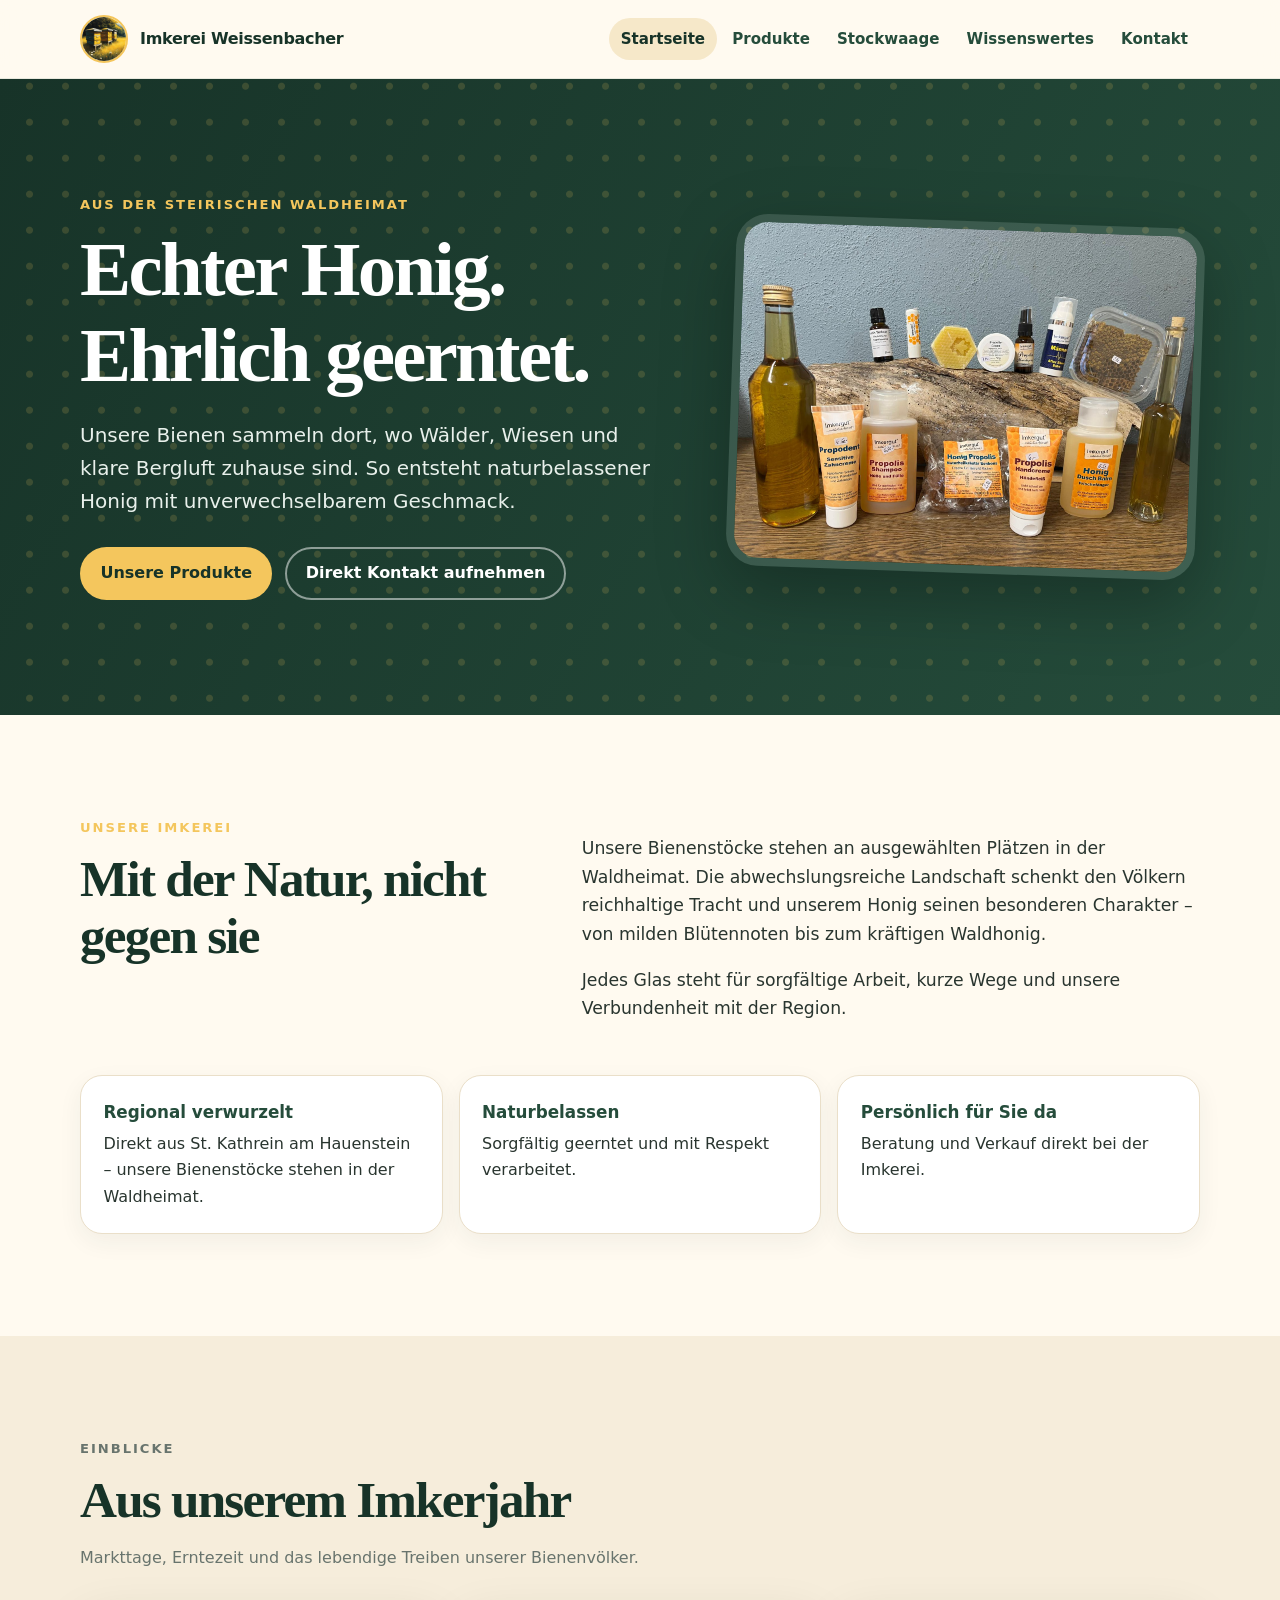
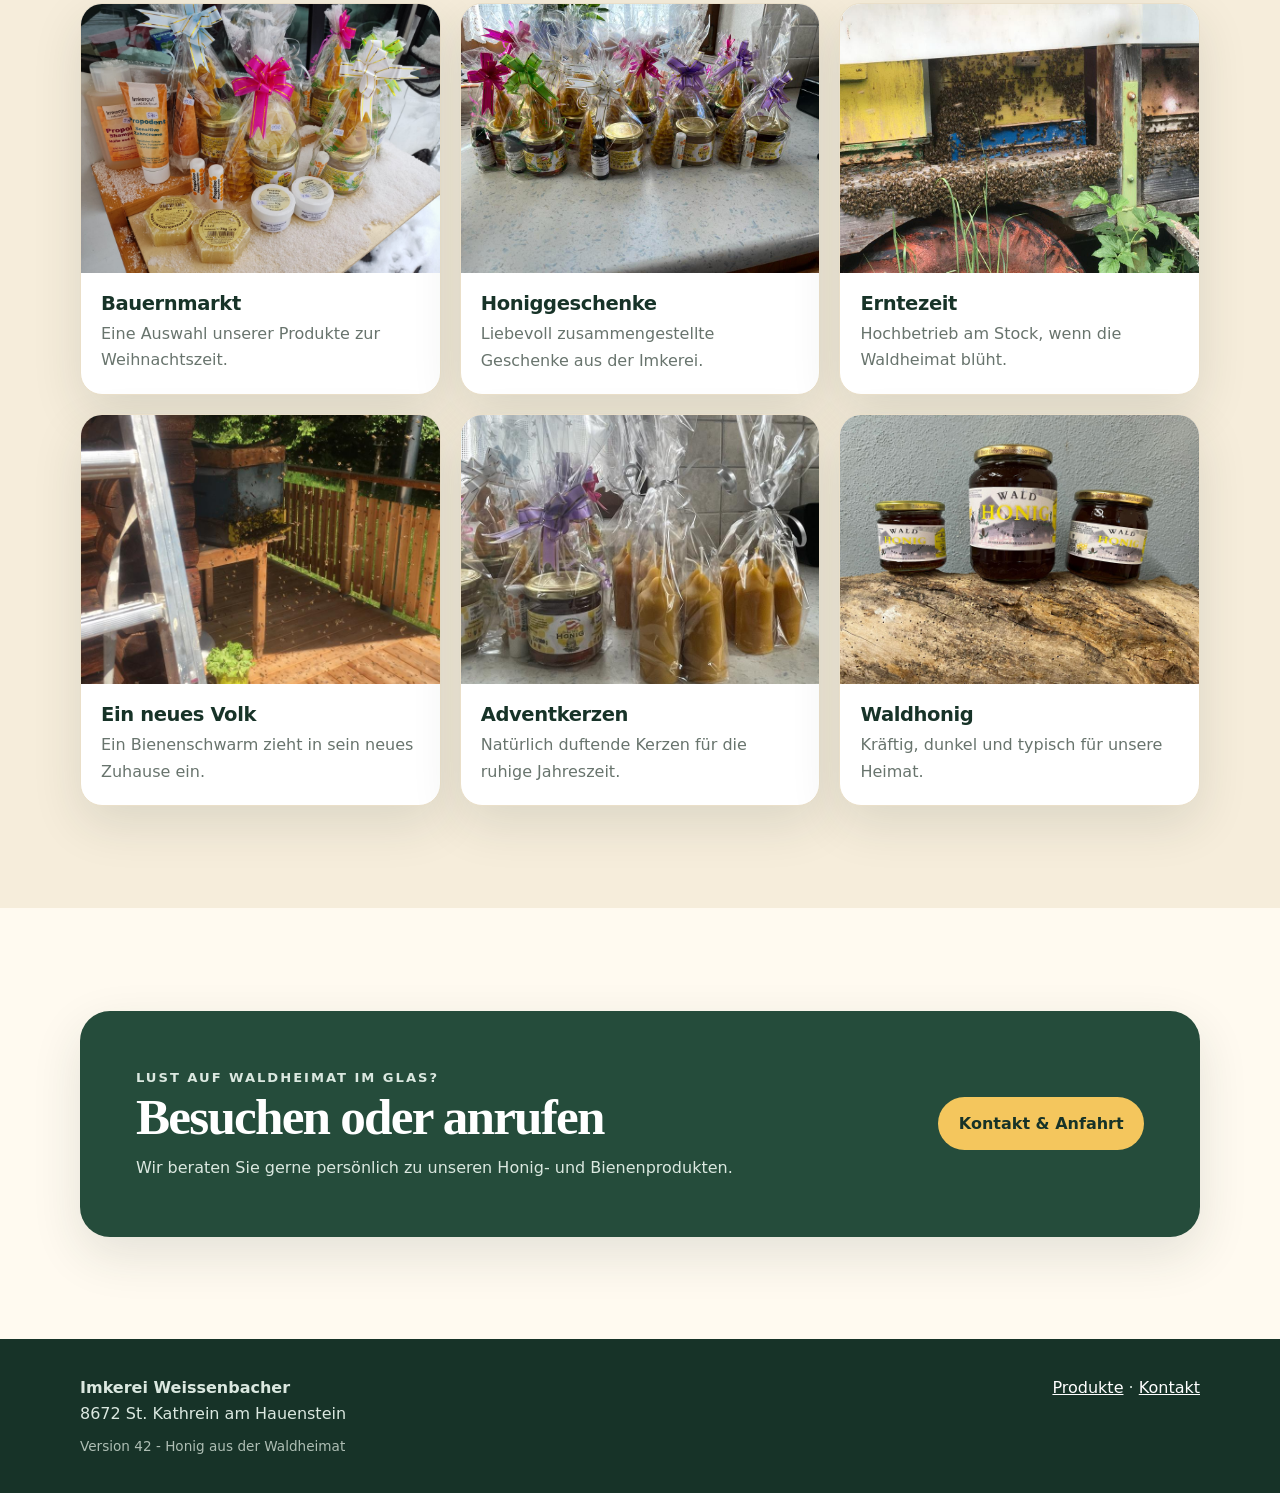
<file: index.html>
<!doctype html>
<html lang="de">
<head>
  <meta charset="utf-8">
  <meta name="viewport" content="width=device-width, initial-scale=1">
  <meta name="description" content="Naturbelassener Honig und Bienenprodukte aus der steirischen Waldheimat &ndash; mit Sorgfalt geerntet von der Imkerei Weissenbacher.">
  <meta name="theme-color" content="#254c3b">
  <title>Imkerei Weissenbacher | Honig aus der Waldheimat</title>
  <link rel="icon" href="favicon-16x16.png" type="image/png">
  <link rel="apple-touch-icon" sizes="180x180" href="apple-touch-icon.png">
  <link rel="stylesheet" href="styles.css">
  <script async src="https://www.googletagmanager.com/gtag/js?id=G-1909GHGGX8"></script>
  <script>window.dataLayer=window.dataLayer||[];function gtag(){dataLayer.push(arguments)}gtag('js',new Date());gtag('config','G-1909GHGGX8');</script>
</head>
<body>
  <a class="skip-link" href="#inhalt">Zum Inhalt springen</a>
  <header class="site-header">
    <nav class="container nav" aria-label="Hauptnavigation">
      <a class="brand" href="index.html">
        <img src="three-beehives-in-european-style-dahinter-eine-schne-nadelwaldlandschaft-comiclookmit-viel-schwa.png" alt="">
        <span>Imkerei Weissenbacher</span>
      </a>
      <button class="nav-toggle" type="button" aria-expanded="false" aria-controls="nav-links"><span class="sr-only">Men&uuml; &ouml;ffnen</span><span class="hamburger-bars" aria-hidden="true"><i></i><i></i><i></i></span></button>
      <ul class="nav-links" id="nav-links">
        <li><a href="index.html" aria-current="page">Startseite</a></li>
        <li><a href="produkte.html">Produkte</a></li>
        <li><a href="stockwaage.html">Stockwaage</a></li>
        <li><a href="info.html">Wissenswertes</a></li>
        <li><a href="kontakt.html">Kontakt</a></li>
      </ul>
    </nav>
  </header>

  <main id="inhalt">
    <section class="hero">
      <div class="container hero-grid">
        <div>
          <p class="eyebrow">Aus der steirischen Waldheimat</p>
          <h1>Echter Honig. Ehrlich geerntet.</h1>
          <p class="hero-copy">Unsere Bienen sammeln dort, wo W&auml;lder, Wiesen und klare Bergluft zuhause sind. So entsteht naturbelassener Honig mit unverwechselbarem Geschmack.</p>
          <div class="actions">
            <a class="button" href="produkte.html">Unsere Produkte</a>
            <a class="button secondary" href="kontakt.html">Direkt Kontakt aufnehmen</a>
          </div>
        </div>
        <img class="hero-image" src="UebersichtProdukte.jpeg" alt="Auswahl an Honig und Bienenprodukten der Imkerei Weissenbacher">
      </div>
    </section>

    <section class="section">
      <div class="container">
        <div class="intro">
          <div>
            <p class="eyebrow">Unsere Imkerei</p>
            <h2>Mit der Natur, nicht gegen sie</h2>
          </div>
          <div class="intro-copy">
            <p>Unsere Bienenst&ouml;cke stehen an ausgew&auml;hlten Pl&auml;tzen in der Waldheimat. Die abwechslungsreiche Landschaft schenkt den V&ouml;lkern reichhaltige Tracht und unserem Honig seinen besonderen Charakter &ndash; von milden Bl&uuml;tennoten bis zum kr&auml;ftigen Waldhonig.</p>
            <p>Jedes Glas steht f&uuml;r sorgf&auml;ltige Arbeit, kurze Wege und unsere Verbundenheit mit der Region.</p>
          </div>
        </div>
        <div class="features" aria-label="Was unseren Honig auszeichnet">
          <div class="feature"><strong>Regional verwurzelt</strong>Direkt aus St. Kathrein am Hauenstein &ndash; unsere Bienenst&ouml;cke stehen in der Waldheimat.</div>
          <div class="feature"><strong>Naturbelassen</strong>Sorgf&auml;ltig geerntet und mit Respekt verarbeitet.</div>
          <div class="feature"><strong>Pers&ouml;nlich f&uuml;r Sie da</strong>Beratung und Verkauf direkt bei der Imkerei.</div>
        </div>
      </div>
    </section>

    <section class="section alt" aria-labelledby="einblicke">
      <div class="container">
        <div class="section-heading">
          <p class="eyebrow">Einblicke</p>
          <h2 id="einblicke">Aus unserem Imkerjahr</h2>
          <p>Markttage, Erntezeit und das lebendige Treiben unserer Bienenv&ouml;lker.</p>
        </div>
        <div class="gallery">
          <article class="card"><img src="Schnee1Produkte.jpeg" alt="Honigprodukte am winterlichen Bauernmarkt" loading="lazy"><div class="card-body"><h3>Bauernmarkt</h3><p>Eine Auswahl unserer Produkte zur Weihnachtszeit.</p></div></article>
          <article class="card"><img src="Kerzen.jpeg" alt="Festlich verpackte Honiggeschenke und Kerzen" loading="lazy"><div class="card-body"><h3>Honiggeschenke</h3><p>Liebevoll zusammengestellte Geschenke aus der Imkerei.</p></div></article>
          <article class="card"><img src="Erntezeit.jpeg" alt="Bienen w&auml;hrend der Honigernte" loading="lazy"><div class="card-body"><h3>Erntezeit</h3><p>Hochbetrieb am Stock, wenn die Waldheimat bl&uuml;ht.</p></div></article>
          <article class="card"><img src="Schwarm1.jpeg" alt="Bienenschwarm beim Einzug in einen Bienenstock" loading="lazy"><div class="card-body"><h3>Ein neues Volk</h3><p>Ein Bienenschwarm zieht in sein neues Zuhause ein.</p></div></article>
          <article class="card"><img src="Adventkerzen.jpeg" alt="Handgefertigte Adventkerzen aus Bienenwachs" loading="lazy"><div class="card-body"><h3>Adventkerzen</h3><p>Nat&uuml;rlich duftende Kerzen f&uuml;r die ruhige Jahreszeit.</p></div></article>
          <article class="card"><img src="Waldhonig.jpeg" alt="Glas Waldhonig der Imkerei Weissenbacher" loading="lazy"><div class="card-body"><h3>Waldhonig</h3><p>Kr&auml;ftig, dunkel und typisch f&uuml;r unsere Heimat.</p></div></article>
        </div>
      </div>
    </section>

    <section class="section">
      <div class="container cta">
        <div><p class="eyebrow">Lust auf Waldheimat im Glas?</p><h2>Besuchen oder anrufen</h2><p>Wir beraten Sie gerne pers&ouml;nlich zu unseren Honig- und Bienenprodukten.</p></div>
        <a class="button" href="kontakt.html">Kontakt &amp; Anfahrt</a>
      </div>
    </section>
  </main>

  <footer class="site-footer">
    <div class="container footer-row">
      <p><strong>Imkerei Weissenbacher</strong><br>8672 St. Kathrein am Hauenstein</p>
      <p><a href="produkte.html">Produkte</a> &middot; <a href="kontakt.html">Kontakt</a></p>
    </div>
    <div class="container"><p class="version" id="version">Honig aus der Waldheimat</p></div>
  </footer>
  <script>
    const toggle=document.querySelector('.nav-toggle'),menu=document.querySelector('.nav-links');
    toggle.addEventListener('click',()=>{const open=toggle.getAttribute('aria-expanded')==='true';toggle.setAttribute('aria-expanded',String(!open));menu.classList.toggle('is-open',!open)});
    fetch('counter.txt').then(r=>r.ok?r.text():Promise.reject()).then(v=>document.getElementById('version').textContent='Version '+v.trim()+' - Honig aus der Waldheimat').catch(()=>{});
  </script>
</body>
</html>
</file>
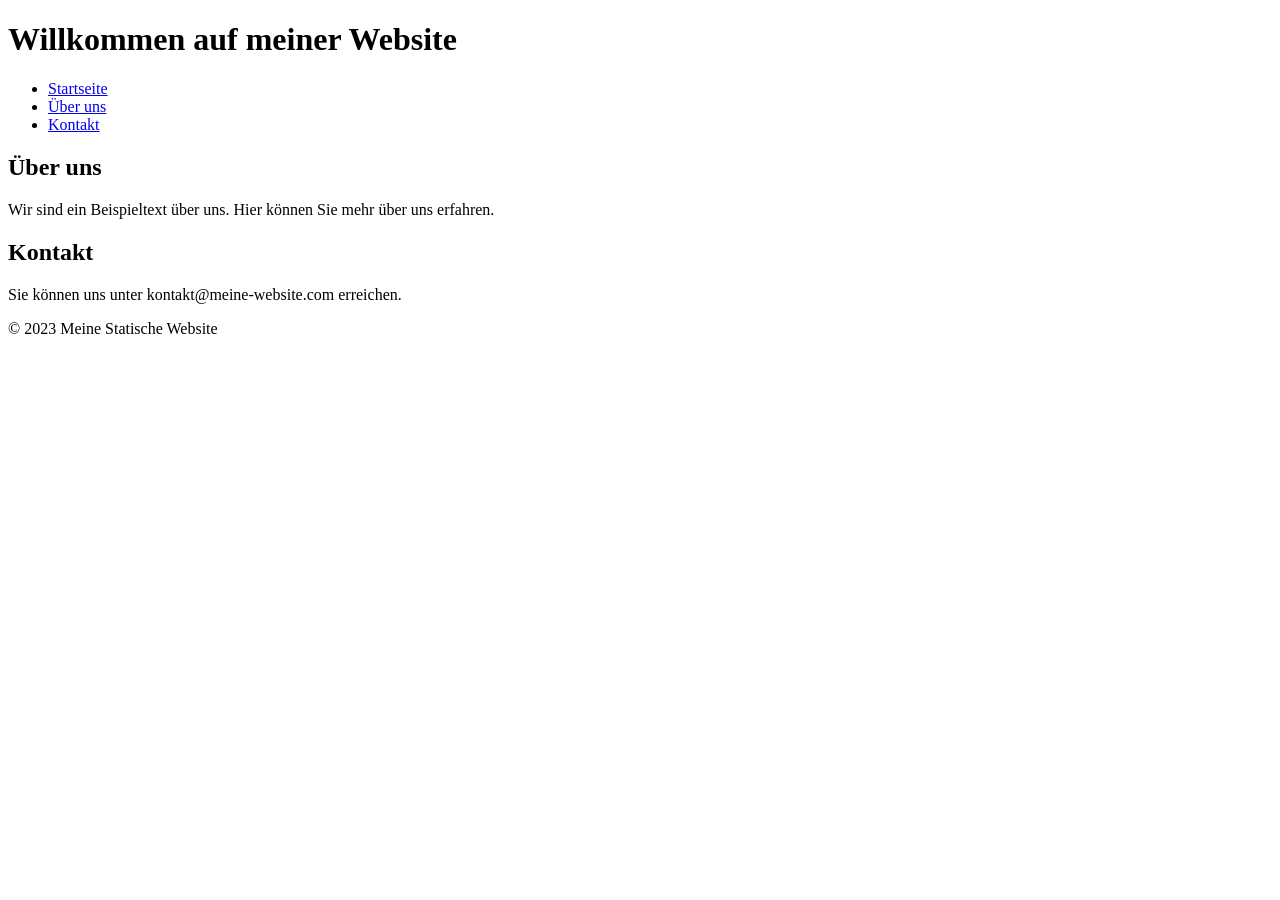
<file: honey_main.html>
<!DOCTYPE html>
<html>
<head>
    <meta charset="UTF-8">
    <title>Meine Statische Website</title>
</head>
<body>
    <header>
        <h1>Willkommen auf meiner Website</h1>
    </header>

    <nav>
        <ul>
            <li><a href="#">Startseite</a></li>
            <li><a href="#">Über uns</a></li>
            <li><a href="#">Kontakt</a></li>
        </ul>
    </nav>

    <main>
        <section>
            <h2>Über uns</h2>
            <p>Wir sind ein Beispieltext über uns. Hier können Sie mehr über uns erfahren.</p>
        </section>
        <section>
            <h2>Kontakt</h2>
            <p>Sie können uns unter kontakt@meine-website.com erreichen.</p>
        </section>
    </main>

    <footer>
        <p>&copy; 2023 Meine Statische Website</p>
    </footer>
</body>
</html>
</file>
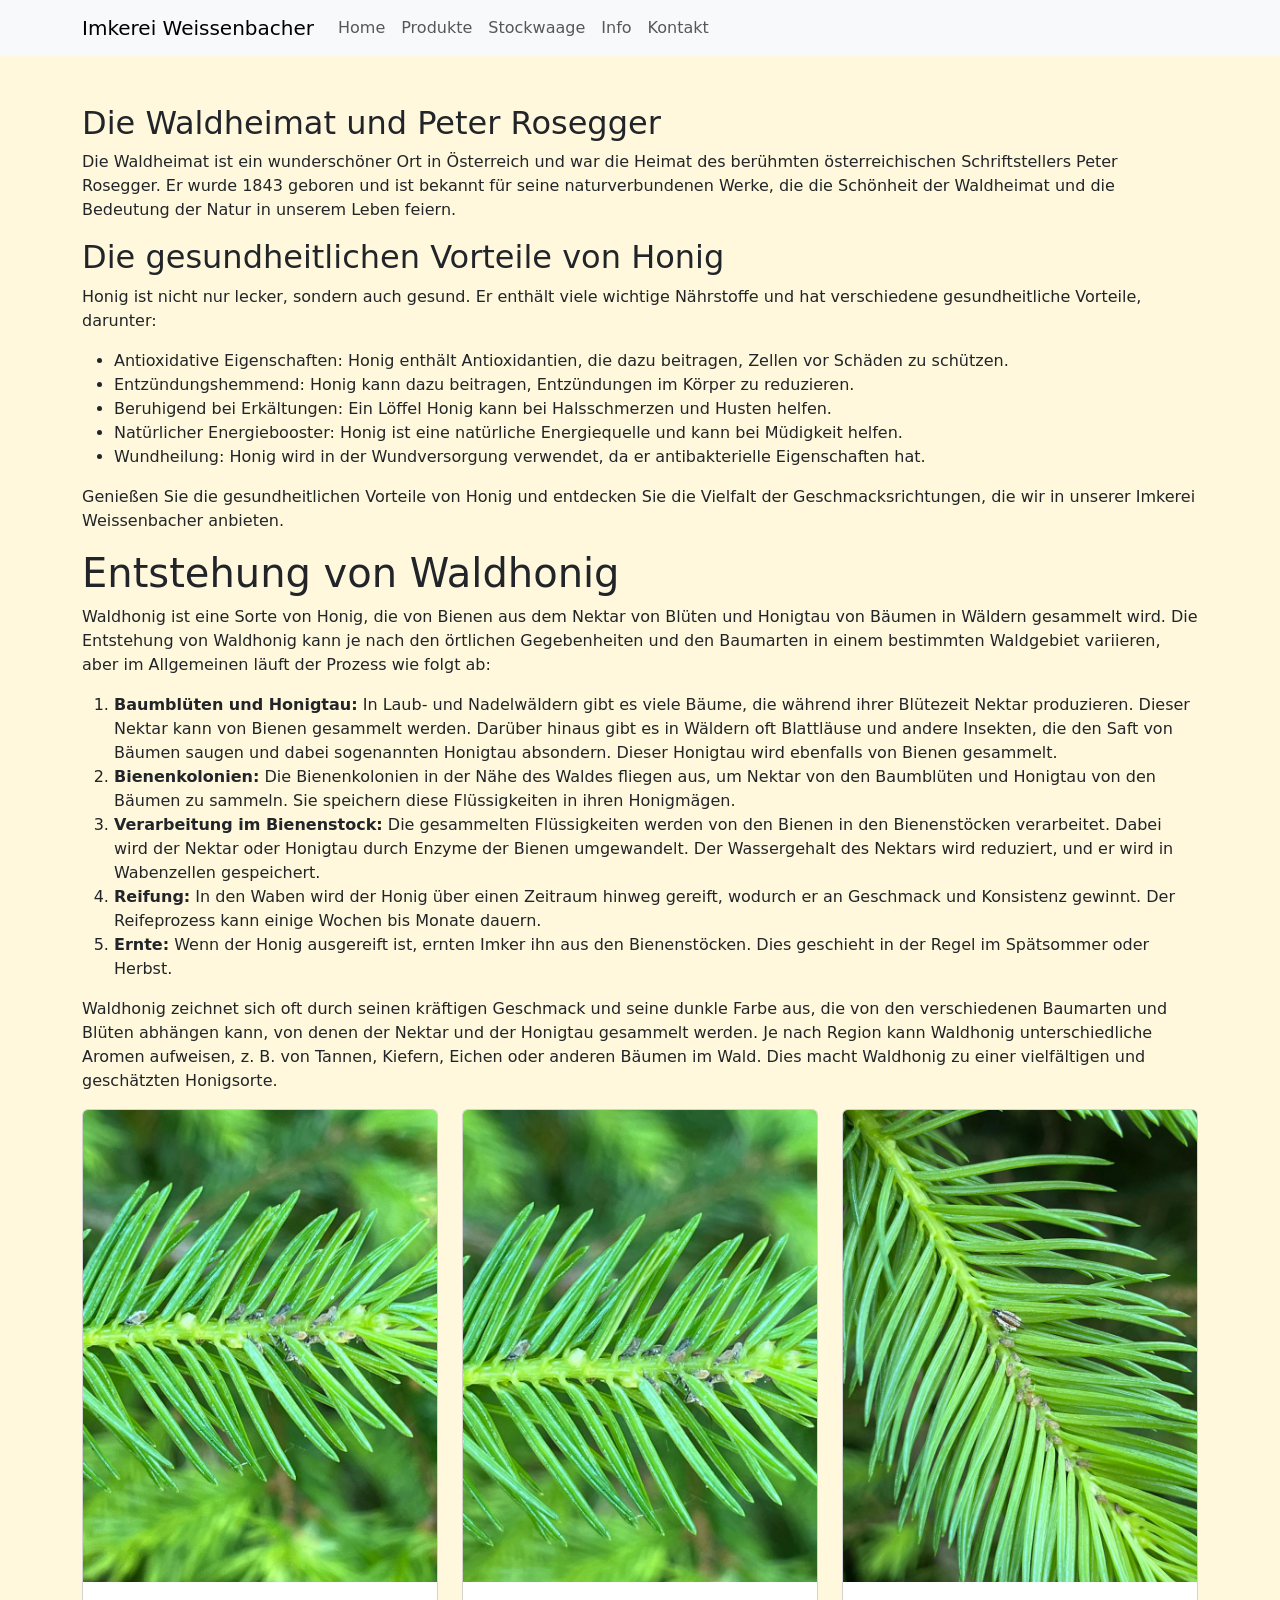
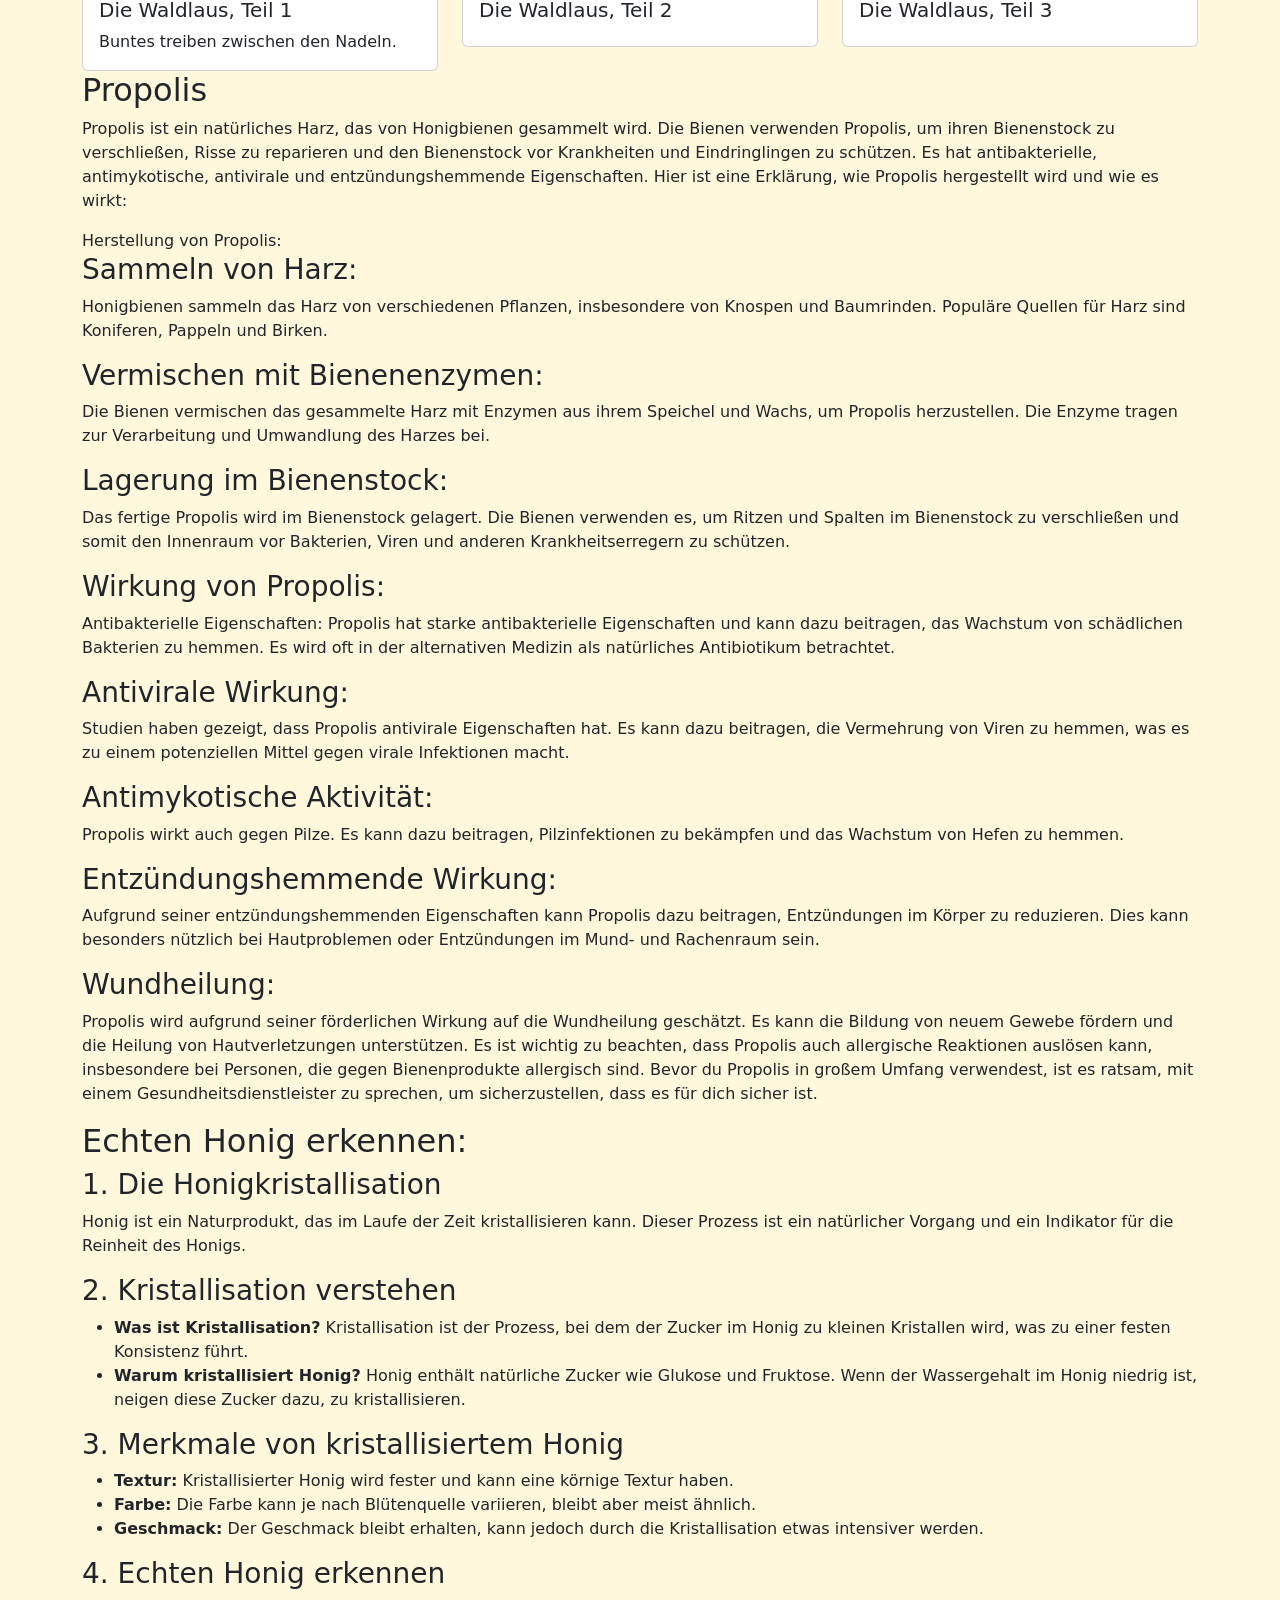
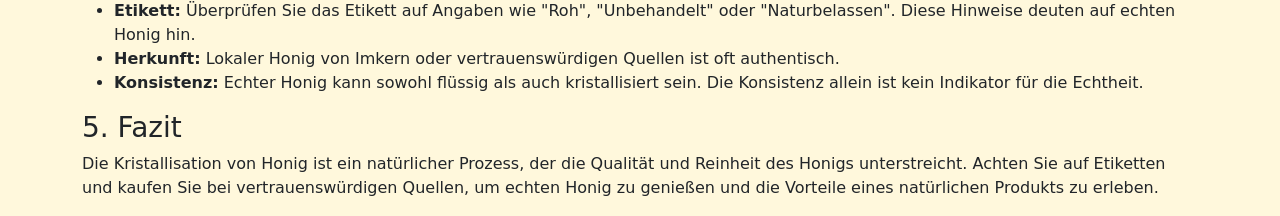
<file: info.html>
<!doctype html>
<html lang="en">
<head>
    <!-- Google tag (gtag.js) -->
    <script async src="https://www.googletagmanager.com/gtag/js?id=G-1909GHGGX8"></script>
    
    <script>
      window.dataLayer = window.dataLayer || [];
      function gtag(){dataLayer.push(arguments);}
      gtag('js', new Date());
    
      gtag('config', 'G-1909GHGGX8');
    </script>

    <meta charset="utf-8">
    <meta name="viewport" content="width=device-width, initial-scale=1">
    <title>Info - Imkerei Weissenbacher</title>
    <link href="https://cdn.jsdelivr.net/npm/bootstrap@5.3.2/dist/css/bootstrap.min.css" rel="stylesheet" integrity="sha384-T3c6CoIi6uLrA9TneNEoa7RxnatzjcDSCmG1MXxSR1GAsXEV/Dwwykc2MPK8M2HN" crossorigin="anonymous">
    <style>
        body {
            background-color: #fff8dc; /* Hellgelb */
        }
    </style>
    <link rel="icon" href="favicon-16x16.png" type="image/png">
    <link rel="shortcut icon" href="favicon-16x16.png" type="image/png">
    <link rel="apple-touch-icon" sizes="180x180" href="apple-touch-icon.png">
</head>
<body>
    <nav class="navbar navbar-expand-lg navbar-light bg-light">
        <div class="container">
            <a class="navbar-brand" href="#">Imkerei Weissenbacher</a>
            <button class="navbar-toggler" type="button" data-bs-toggle="collapse" data-bs-target="#navbarNav" aria-controls="navbarNav" aria-expanded="false" aria-label="Toggle navigation">
                <span class="navbar-toggler-icon"></span>
            </button>
            <div class="collapse navbar-collapse" id="navbarNav">
                <ul class="navbar-nav">
                    <li class="nav-item">
                        <a class="nav-link" href="index.html">Home</a>
                    </li>
                    <li class="nav-item">
                        <a class="nav-link" href="produkte.html">Produkte</a>
                    </li>
                    <li class="nav-item">
                        <a class="nav-link" href="stockwaage.html">Stockwaage</a>
                    </li>
                    <li class="nav-item active">
                        <a class="nav-link" href="info.html">Info</a>
                    </li>
                    <li class="nav-item">
                        <a class="nav-link" href="kontakt.html">Kontakt</a>
                    </li>
                </ul>
            </div>
        </div>
    </nav>
    
    <div class="container mt-5">
        <h2>Die Waldheimat und Peter Rosegger</h2>
        <p>Die Waldheimat ist ein wunderschöner Ort in Österreich und war die Heimat des berühmten österreichischen Schriftstellers Peter Rosegger. Er wurde 1843 geboren und ist bekannt für seine naturverbundenen Werke, die die Schönheit der Waldheimat und die Bedeutung der Natur in unserem Leben feiern.</p>
        

        
        <h2>Die gesundheitlichen Vorteile von Honig</h2>
        <p>Honig ist nicht nur lecker, sondern auch gesund. Er enthält viele wichtige Nährstoffe und hat verschiedene gesundheitliche Vorteile, darunter:</p>
        <ul>
            <li>Antioxidative Eigenschaften: Honig enthält Antioxidantien, die dazu beitragen, Zellen vor Schäden zu schützen.</li>
            <li>Entzündungshemmend: Honig kann dazu beitragen, Entzündungen im Körper zu reduzieren.</li>
            <li>Beruhigend bei Erkältungen: Ein Löffel Honig kann bei Halsschmerzen und Husten helfen.</li>
            <li>Natürlicher Energiebooster: Honig ist eine natürliche Energiequelle und kann bei Müdigkeit helfen.</li>
            <li>Wundheilung: Honig wird in der Wundversorgung verwendet, da er antibakterielle Eigenschaften hat.</li>
        </ul>
        <p>Genießen Sie die gesundheitlichen Vorteile von Honig und entdecken Sie die Vielfalt der Geschmacksrichtungen, die wir in unserer Imkerei Weissenbacher anbieten.</p>
    
    
        
<title>Entstehung von Waldhonig</title>


    <h1>Entstehung von Waldhonig</h1>
    <p>Waldhonig ist eine Sorte von Honig, die von Bienen aus dem Nektar von Blüten und Honigtau von Bäumen in Wäldern gesammelt wird. Die Entstehung von Waldhonig kann je nach den örtlichen Gegebenheiten und den Baumarten in einem bestimmten Waldgebiet variieren, aber im Allgemeinen läuft der Prozess wie folgt ab:</p>
    
    <ol>
        <li><strong>Baumblüten und Honigtau:</strong> In Laub- und Nadelwäldern gibt es viele Bäume, die während ihrer Blütezeit Nektar produzieren. Dieser Nektar kann von Bienen gesammelt werden. Darüber hinaus gibt es in Wäldern oft Blattläuse und andere Insekten, die den Saft von Bäumen saugen und dabei sogenannten Honigtau absondern. Dieser Honigtau wird ebenfalls von Bienen gesammelt.</li>
        <li><strong>Bienenkolonien:</strong> Die Bienenkolonien in der Nähe des Waldes fliegen aus, um Nektar von den Baumblüten und Honigtau von den Bäumen zu sammeln. Sie speichern diese Flüssigkeiten in ihren Honigmägen.</li>
        <li><strong>Verarbeitung im Bienenstock:</strong> Die gesammelten Flüssigkeiten werden von den Bienen in den Bienenstöcken verarbeitet. Dabei wird der Nektar oder Honigtau durch Enzyme der Bienen umgewandelt. Der Wassergehalt des Nektars wird reduziert, und er wird in Wabenzellen gespeichert.</li>
        <li><strong>Reifung:</strong> In den Waben wird der Honig über einen Zeitraum hinweg gereift, wodurch er an Geschmack und Konsistenz gewinnt. Der Reifeprozess kann einige Wochen bis Monate dauern.</li>
        <li><strong>Ernte:</strong> Wenn der Honig ausgereift ist, ernten Imker ihn aus den Bienenstöcken. Dies geschieht in der Regel im Spätsommer oder Herbst.</li>
    </ol>
    
    <p>Waldhonig zeichnet sich oft durch seinen kräftigen Geschmack und seine dunkle Farbe aus, die von den verschiedenen Baumarten und Blüten abhängen kann, von denen der Nektar und der Honigtau gesammelt werden. Je nach Region kann Waldhonig unterschiedliche Aromen aufweisen, z. B. von Tannen, Kiefern, Eichen oder anderen Bäumen im Wald. Dies macht Waldhonig zu einer vielfältigen und geschätzten Honigsorte.</p>


      <div class="row">
            <div class="col-md-4">
                <div class="card">
                    <img src="Laus1.jpeg" class="card-img-top" alt="Akazienhonig">
                    <div class="card-body">
                        <h5 class="card-title">Die Waldlaus, Teil 1</h5>
                        <p class="card-text">Buntes treiben zwischen den Nadeln.</p>
                    </div>
                </div>
            </div>
            <div class="col-md-4">
                <div class="card">
                    <img src="Laus2.jpeg" class="card-img-top" alt="Akazienhonig">
                    <div class="card-body">
                        <h5 class="card-title">Die Waldlaus, Teil 2</h5>
                        <p class="card-text"></p>
                    </div>
                </div>
            </div>
            <div class="col-md-4">
                <div class="card">
                    <img src="Laus3.jpeg" class="card-img-top" alt="Akazienhonig">
                    <div class="card-body">
                        <h5 class="card-title">Die Waldlaus, Teil 3</h5>
                        <p class="card-text"></p>
                    </div>
                </div>
            </div>

    </div>
        
    <h2>Propolis</h2>
        <p>Propolis ist ein natürliches Harz, das von Honigbienen gesammelt wird. Die Bienen verwenden Propolis, um ihren Bienenstock zu verschließen, Risse zu reparieren und den Bienenstock vor Krankheiten und Eindringlingen zu schützen. Es hat antibakterielle, antimykotische, antivirale und entzündungshemmende Eigenschaften. Hier ist eine Erklärung, wie Propolis hergestellt wird und wie es wirkt:</p>
        Herstellung von Propolis:
<h3>Sammeln von Harz:</h3>
<p>Honigbienen sammeln das Harz von verschiedenen Pflanzen, insbesondere von Knospen und Baumrinden. Populäre Quellen für Harz sind Koniferen, Pappeln und Birken.</p>

<h3>Vermischen mit Bienenenzymen:</h3>
<p>Die Bienen vermischen das gesammelte Harz mit Enzymen aus ihrem Speichel und Wachs, um Propolis herzustellen. Die Enzyme tragen zur Verarbeitung und Umwandlung des Harzes bei.</p>

<h3>Lagerung im Bienenstock:</h3>
<p>Das fertige Propolis wird im Bienenstock gelagert. Die Bienen verwenden es, um Ritzen und Spalten im Bienenstock zu verschließen und somit den Innenraum vor Bakterien, Viren und anderen Krankheitserregern zu schützen.</p>
    
<h3>Wirkung von Propolis:</h3>
<p>Antibakterielle Eigenschaften:
Propolis hat starke antibakterielle Eigenschaften und kann dazu beitragen, das Wachstum von schädlichen Bakterien zu hemmen. Es wird oft in der alternativen Medizin als natürliches Antibiotikum betrachtet.</p>

<h3>Antivirale Wirkung:</h3>
<p>Studien haben gezeigt, dass Propolis antivirale Eigenschaften hat. Es kann dazu beitragen, die Vermehrung von Viren zu hemmen, was es zu einem potenziellen Mittel gegen virale Infektionen macht.</p>

<h3>Antimykotische Aktivität:</h3>
<p>Propolis wirkt auch gegen Pilze. Es kann dazu beitragen, Pilzinfektionen zu bekämpfen und das Wachstum von Hefen zu hemmen.</p>

<h3>Entzündungshemmende Wirkung:</h3>
<p>Aufgrund seiner entzündungshemmenden Eigenschaften kann Propolis dazu beitragen, Entzündungen im Körper zu reduzieren. Dies kann besonders nützlich bei Hautproblemen oder Entzündungen im Mund- und Rachenraum sein.</p>

<h3>Wundheilung:</h3>
<p>Propolis wird aufgrund seiner förderlichen Wirkung auf die Wundheilung geschätzt. Es kann die Bildung von neuem Gewebe fördern und die Heilung von Hautverletzungen unterstützen.

Es ist wichtig zu beachten, dass Propolis auch allergische Reaktionen auslösen kann, insbesondere bei Personen, die gegen Bienenprodukte allergisch sind. Bevor du Propolis in großem Umfang verwendest, ist es ratsam, mit einem Gesundheitsdienstleister zu sprechen, um sicherzustellen, dass es für dich sicher ist.</p>

<h2>Echten Honig erkennen:

<h3>1. Die Honigkristallisation</h3>
<p>Honig ist ein Naturprodukt, das im Laufe der Zeit kristallisieren kann. Dieser Prozess ist ein natürlicher Vorgang und ein Indikator für die Reinheit des Honigs.</p>

<h3>2. Kristallisation verstehen</h3>
<ul>
    <li><strong>Was ist Kristallisation?</strong> Kristallisation ist der Prozess, bei dem der Zucker im Honig zu kleinen Kristallen wird, was zu einer festen Konsistenz führt.</li>
    <li><strong>Warum kristallisiert Honig?</strong> Honig enthält natürliche Zucker wie Glukose und Fruktose. Wenn der Wassergehalt im Honig niedrig ist, neigen diese Zucker dazu, zu kristallisieren.</li>
</ul>

<h3>3. Merkmale von kristallisiertem Honig</h3>
<ul>
    <li><strong>Textur:</strong> Kristallisierter Honig wird fester und kann eine körnige Textur haben.</li>
    <li><strong>Farbe:</strong> Die Farbe kann je nach Blütenquelle variieren, bleibt aber meist ähnlich.</li>
    <li><strong>Geschmack:</strong> Der Geschmack bleibt erhalten, kann jedoch durch die Kristallisation etwas intensiver werden.</li>
</ul>

<h3>4. Echten Honig erkennen</h3>
<ul>
    <li><strong>Etikett:</strong> Überprüfen Sie das Etikett auf Angaben wie "Roh", "Unbehandelt" oder "Naturbelassen". Diese Hinweise deuten auf echten Honig hin.</li>
    <li><strong>Herkunft:</strong> Lokaler Honig von Imkern oder vertrauenswürdigen Quellen ist oft authentisch.</li>
    <li><strong>Konsistenz:</strong> Echter Honig kann sowohl flüssig als auch kristallisiert sein. Die Konsistenz allein ist kein Indikator für die Echtheit.</li>
</ul>

<h3>5. Fazit</h3>
<p>Die Kristallisation von Honig ist ein natürlicher Prozess, der die Qualität und Reinheit des Honigs unterstreicht. Achten Sie auf Etiketten und kaufen Sie bei vertrauenswürdigen Quellen, um echten Honig zu genießen und die Vorteile eines natürlichen Produkts zu erleben.</p>



<script src="https://cdn.jsdelivr.net/npm/bootstrap@5.3.2/dist/js/bootstrap.bundle.min.js" integrity="sha384-C6RzsynM9kWDrMNeT87bh95OGNyZPhcTNXj1NW7RuBCsyN/o0jlpcV8Qyq46cDfL" crossorigin="anonymous"></script>

</body>
</html>
</file>
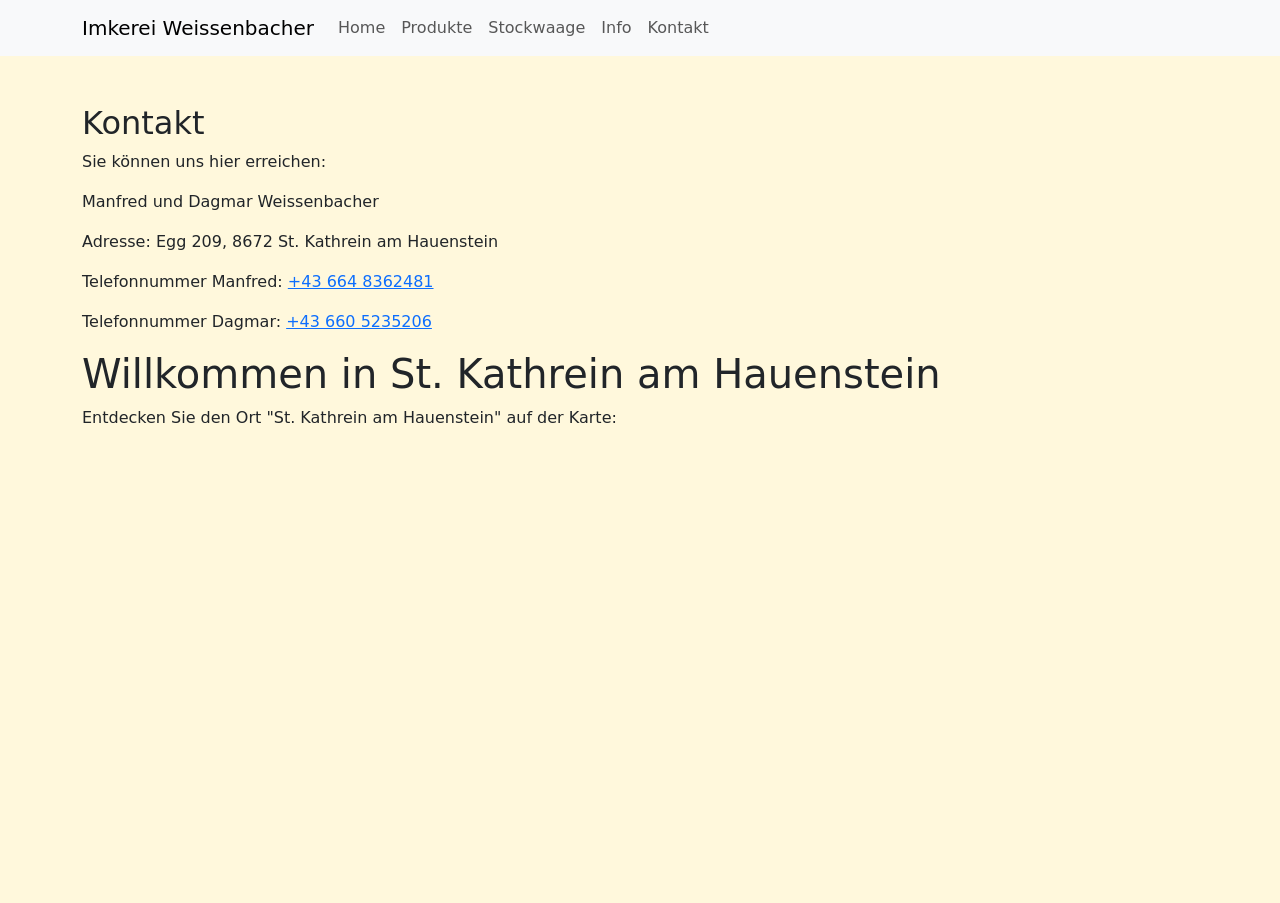
<file: kontakt.html>
<!doctype html>
<html lang="en">
<head>
	
	<!-- Google tag (gtag.js) -->
	<script async src="https://www.googletagmanager.com/gtag/js?id=G-1909GHGGX8"></script>
	<script>
	  window.dataLayer = window.dataLayer || [];
	  function gtag(){dataLayer.push(arguments);}
	  gtag('js', new Date());
	
	  gtag('config', 'G-1909GHGGX8');
	</script>

	
    <meta charset="utf-8">
    <meta name="viewport" content="width=device-width, initial-scale=1">
    <title>Kontakt - Imkerei Weissenbacher</title>
    <link href="https://cdn.jsdelivr.net/npm/bootstrap@5.3.2/dist/css/bootstrap.min.css" rel="stylesheet" integrity="sha384-T3c6CoIi6uLrA9TneNEoa7RxnatzjcDSCmG1MXxSR1GAsXEV/Dwwykc2MPK8M2HN" crossorigin="anonymous">
    <style>
        body {
            background-color: #fff8dc; /* Hellgelb */
        }
    </style>
    <link rel="icon" href="favicon-16x16.png" type="image/png">
    <link rel="shortcut icon" href="favicon-16x16.png" type="image/png">
    <link rel="apple-touch-icon" sizes="180x180" href="apple-touch-icon.png">
</head>
<body>
    <nav class="navbar navbar-expand-lg navbar-light bg-light">
        <div class="container">
            <a class="navbar-brand" href="#">Imkerei Weissenbacher</a>
            <button class="navbar-toggler" type="button" data-bs-toggle="collapse" data-bs-target="#navbarNav" aria-controls="navbarNav" aria-expanded="false" aria-label="Toggle navigation">
                <span class="navbar-toggler-icon"></span>
            </button>
            <div class="collapse navbar-collapse" id="navbarNav">
                <ul class="navbar-nav">
                    <li class="nav-item">
                        <a class="nav-link" href="index.html">Home</a>
                    </li>
                    <li class="nav-item">
                        <a class="nav-link" href="produkte.html">Produkte</a>
                    </li>
                    <li class="nav-item">
                        <a class="nav-link" href="stockwaage.html">Stockwaage</a>
                    </li>
                    <li class="nav-item">
                        <a class="nav-link" href="info.html">Info</a>
                    </li>
                    <li class="nav-item active">
                        <a class="nav-link" href="kontakt.html">Kontakt</a>
                    </li>
                </ul>
            </div>
        </div>
    </nav>
    
    <div class="container mt-5">
        <h2>Kontakt</h2>
        <p>Sie können uns hier erreichen:</p>
        <p>Manfred und Dagmar Weissenbacher</p>
        <p>Adresse: Egg 209, 8672 St. Kathrein am Hauenstein</p>
        <p>Telefonnummer Manfred: <a href="tel:+436648362481">+43 664 8362481</a></p>
        <p>Telefonnummer Dagmar: <a href="tel:+436605235206">+43 660 5235206</a></p>
		
		<head>
    <meta charset="UTF-8">
    <meta name="viewport" content="width=device-width, initial-scale=1.0">
    <title>St. Kathrein am Hauenstein - Google Maps</title>
</head>
<body>
    <h1>Willkommen in St. Kathrein am Hauenstein</h1>
    <p>Entdecken Sie den Ort "St. Kathrein am Hauenstein" auf der Karte:</p>
    <iframe
        width="600"
        height="450"
        frameborder="0"
        style="border:0"
        src="https://www.google.com/maps/embed?pb=!1m18!1m12!1m3!1d10784.217632333768!2d15.68183337005895!3d47.488853438865064!2m3!1f0!2f0!3f0!3m2!1i1024!2i768!4f13.1!3m3!1m2!1s0x476e72b12904486f%3A0x790498df4cce4211!2s8672%20St.%20Kathrein%20am%20Hauenstein!5e0!3m2!1sde!2sat!4v1699121483064!5m2!1sde!2sat"
        allowfullscreen>
    </iframe>
</body>
    </div>
    
    <script src="https://cdn.jsdelivr.net/npm/bootstrap@5.3.2/dist/js/bootstrap.bundle.min.js" integrity="sha384-C6RzsynM9kWDrMNeT87bh95OGNyZPhcTNXj1NW7RuBCsyN/o0jlpcV8Qyq46cDfL" crossorigin="anonymous"></script>


	
</body>
</html>
</file>
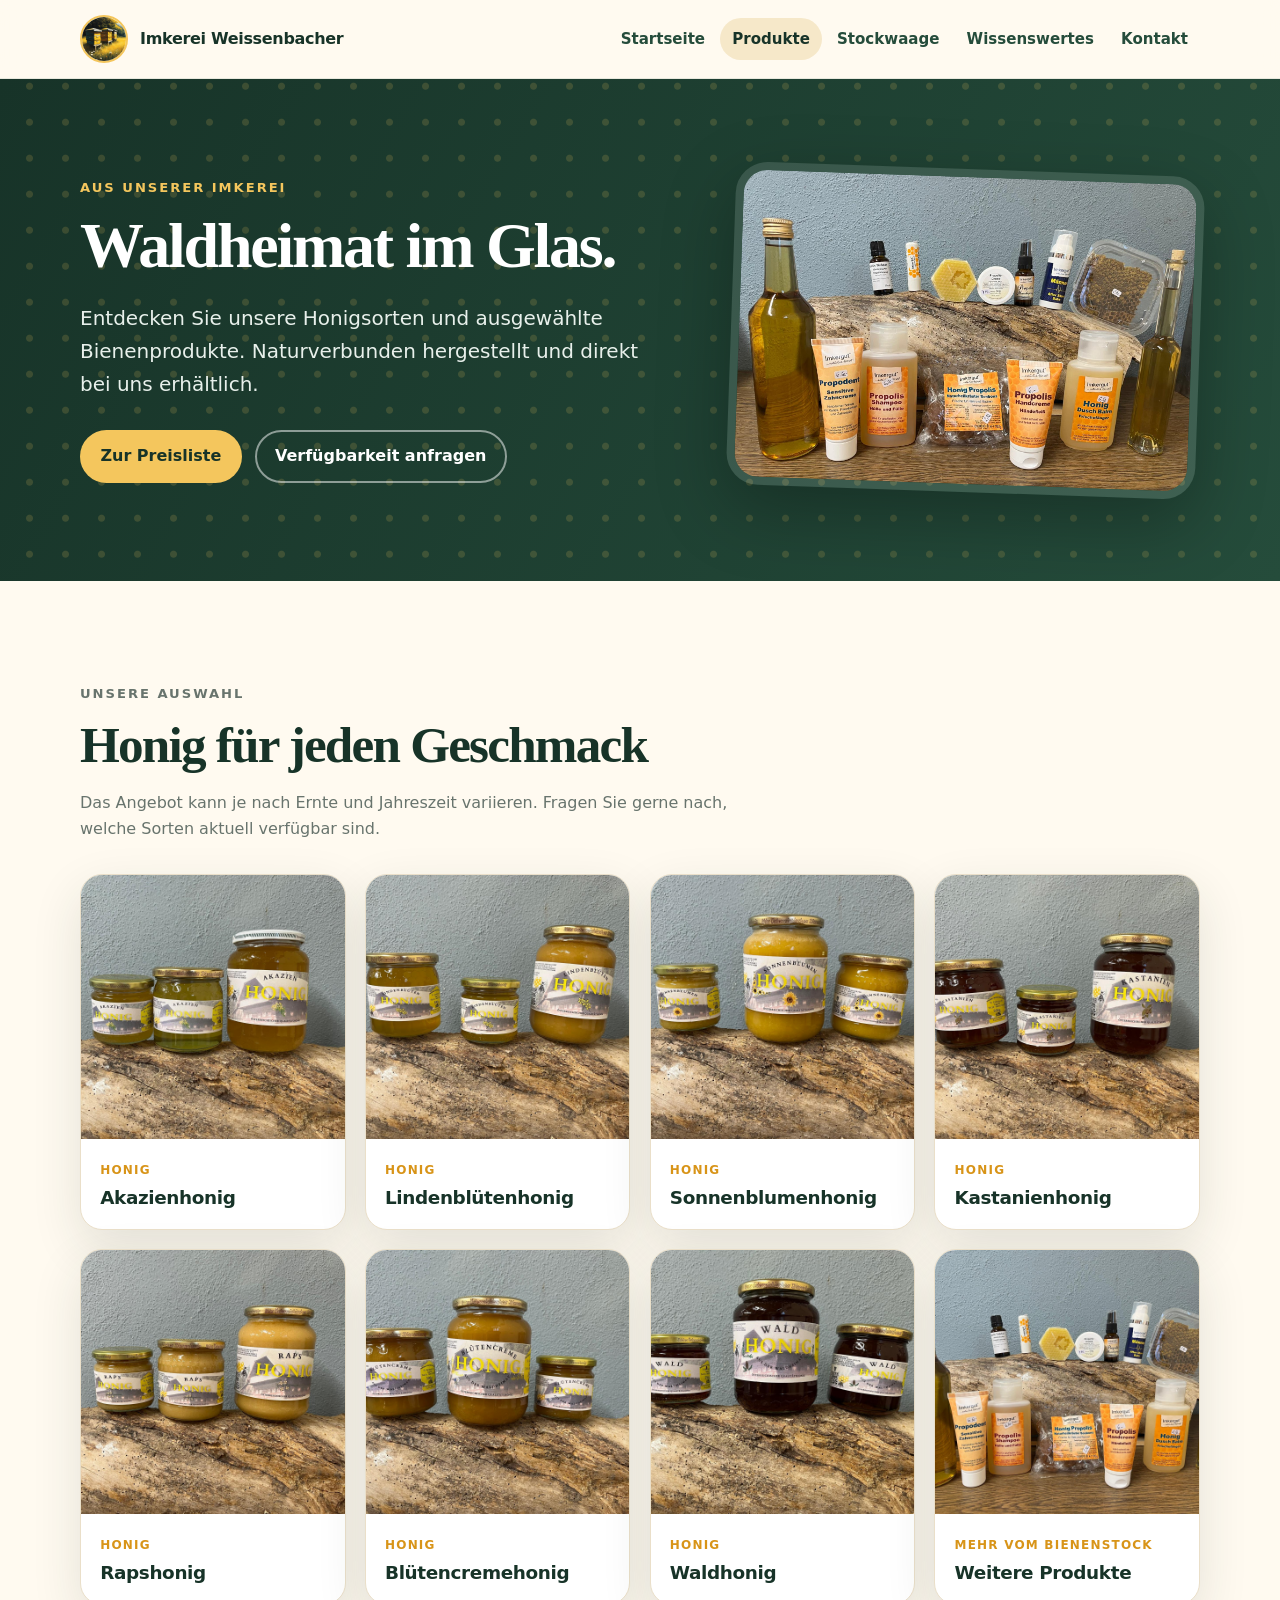
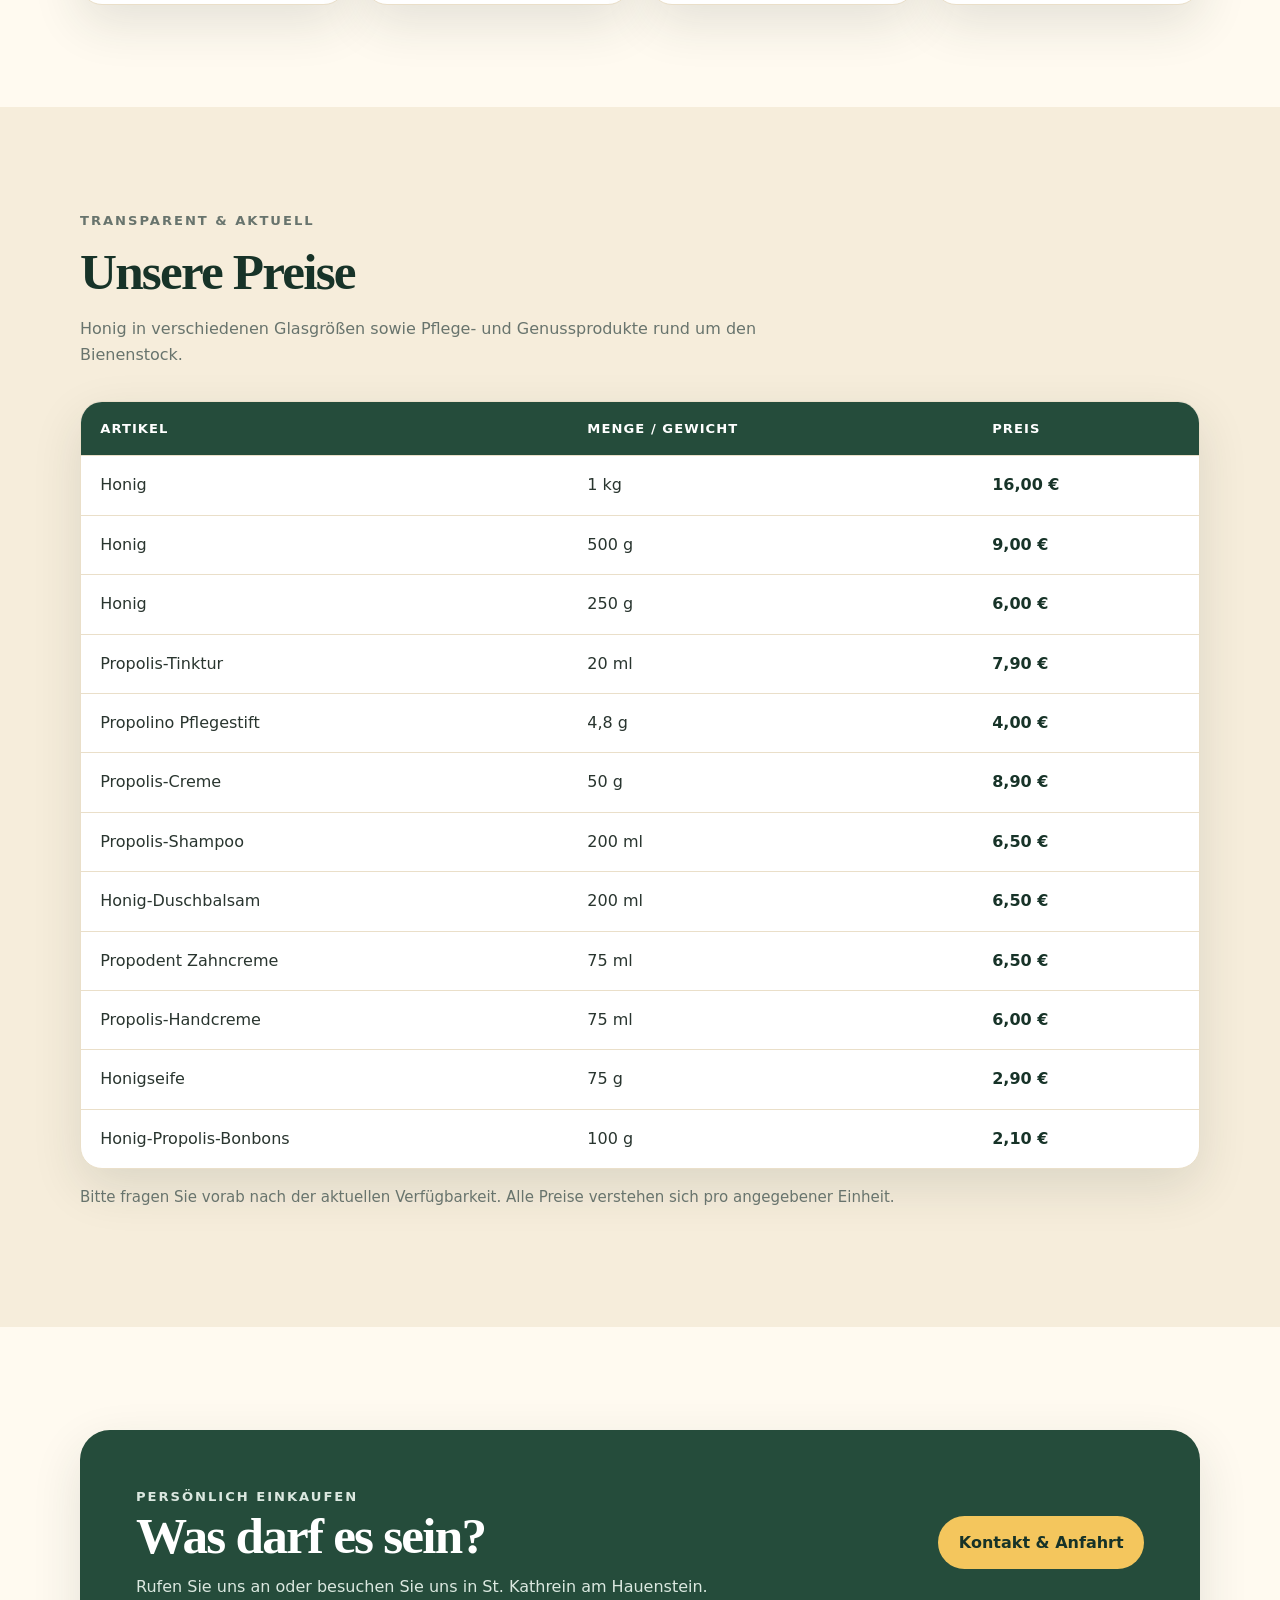
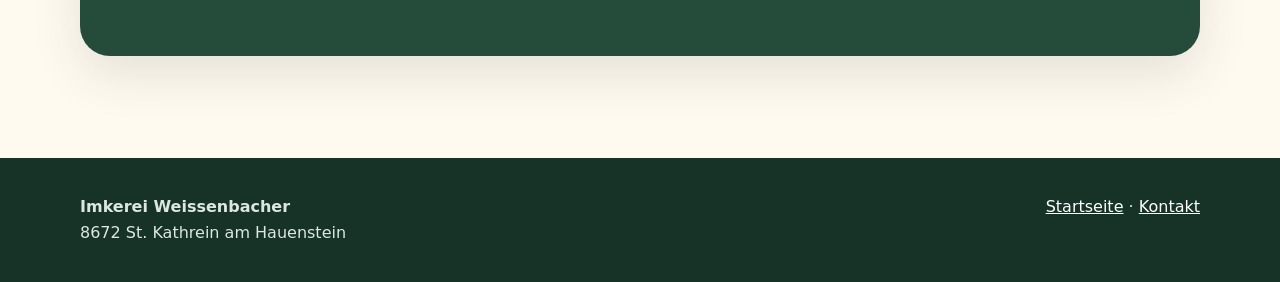
<file: produkte.html>
<!doctype html>
<html lang="de">
<head>
  <meta charset="utf-8">
  <meta name="viewport" content="width=device-width, initial-scale=1">
  <meta name="description" content="Honig, Propolis und weitere Bienenprodukte der Imkerei Weissenbacher aus der steirischen Waldheimat.">
  <meta name="theme-color" content="#254c3b">
  <title>Produkte &amp; Preise | Imkerei Weissenbacher</title>
  <link rel="icon" href="favicon-16x16.png" type="image/png">
  <link rel="apple-touch-icon" sizes="180x180" href="apple-touch-icon.png">
  <link rel="stylesheet" href="styles.css">
  <script async src="https://www.googletagmanager.com/gtag/js?id=G-1909GHGGX8"></script>
  <script>window.dataLayer=window.dataLayer||[];function gtag(){dataLayer.push(arguments)}gtag('js',new Date());gtag('config','G-1909GHGGX8');</script>
</head>
<body>
  <a class="skip-link" href="#inhalt">Zum Inhalt springen</a>
  <header class="site-header">
    <nav class="container nav" aria-label="Hauptnavigation">
      <a class="brand" href="index.html">
        <img src="three-beehives-in-european-style-dahinter-eine-schne-nadelwaldlandschaft-comiclookmit-viel-schwa.png" alt="">
        <span>Imkerei Weissenbacher</span>
      </a>
      <button class="nav-toggle" type="button" aria-expanded="false" aria-controls="nav-links"><span class="sr-only">Men&uuml; &ouml;ffnen</span><span class="hamburger-bars" aria-hidden="true"><i></i><i></i><i></i></span></button>
      <ul class="nav-links" id="nav-links">
        <li><a href="index.html">Startseite</a></li>
        <li><a href="produkte.html" aria-current="page">Produkte</a></li>
        <li><a href="stockwaage.html">Stockwaage</a></li>
        <li><a href="info.html">Wissenswertes</a></li>
        <li><a href="kontakt.html">Kontakt</a></li>
      </ul>
    </nav>
  </header>

  <main id="inhalt">
    <section class="hero page-hero">
      <div class="container hero-grid">
        <div>
          <p class="eyebrow">Aus unserer Imkerei</p>
          <h1>Waldheimat im Glas.</h1>
          <p class="hero-copy">Entdecken Sie unsere Honigsorten und ausgew&auml;hlte Bienenprodukte. Naturverbunden hergestellt und direkt bei uns erh&auml;ltlich.</p>
          <div class="actions">
            <a class="button" href="#preise">Zur Preisliste</a>
            <a class="button secondary" href="kontakt.html">Verf&uuml;gbarkeit anfragen</a>
          </div>
        </div>
        <img class="hero-image" src="UebersichtProdukte.jpeg" alt="Auswahl an Honig und Bienenprodukten der Imkerei Weissenbacher">
      </div>
    </section>

    <section class="section" aria-labelledby="honigsorten">
      <div class="container">
        <div class="section-heading">
          <p class="eyebrow">Unsere Auswahl</p>
          <h2 id="honigsorten">Honig f&uuml;r jeden Geschmack</h2>
          <p>Das Angebot kann je nach Ernte und Jahreszeit variieren. Fragen Sie gerne nach, welche Sorten aktuell verf&uuml;gbar sind.</p>
        </div>
        <div class="product-grid">
          <article class="product-card"><img src="Akazien.jpeg" alt="Glas Akazienhonig" loading="lazy"><div class="product-card-body"><span class="product-tag">Honig</span><h3>Akazienhonig</h3></div></article>
          <article class="product-card"><img src="Linden.jpeg" alt="Glas Lindenbl&uuml;tenhonig" loading="lazy"><div class="product-card-body"><span class="product-tag">Honig</span><h3>Lindenbl&uuml;tenhonig</h3></div></article>
          <article class="product-card"><img src="Sonnenblumen.jpeg" alt="Glas Sonnenblumenhonig" loading="lazy"><div class="product-card-body"><span class="product-tag">Honig</span><h3>Sonnenblumenhonig</h3></div></article>
          <article class="product-card"><img src="Kastanien.jpeg" alt="Glas Kastanienhonig" loading="lazy"><div class="product-card-body"><span class="product-tag">Honig</span><h3>Kastanienhonig</h3></div></article>
          <article class="product-card"><img src="Raps.jpeg" alt="Glas Rapshonig" loading="lazy"><div class="product-card-body"><span class="product-tag">Honig</span><h3>Rapshonig</h3></div></article>
          <article class="product-card"><img src="Creme.jpeg" alt="Glas Bl&uuml;tencremehonig" loading="lazy"><div class="product-card-body"><span class="product-tag">Honig</span><h3>Bl&uuml;tencremehonig</h3></div></article>
          <article class="product-card"><img src="Waldhonig.jpeg" alt="Glas Waldhonig" loading="lazy"><div class="product-card-body"><span class="product-tag">Honig</span><h3>Waldhonig</h3></div></article>
          <article class="product-card"><img src="UebersichtProdukte.jpeg" alt="Weitere Bienenprodukte der Imkerei" loading="lazy"><div class="product-card-body"><span class="product-tag">Mehr vom Bienenstock</span><h3>Weitere Produkte</h3></div></article>
        </div>
      </div>
    </section>

    <section class="section alt" id="preise" aria-labelledby="preisliste">
      <div class="container">
        <div class="section-heading">
          <p class="eyebrow">Transparent &amp; aktuell</p>
          <h2 id="preisliste">Unsere Preise</h2>
          <p>Honig in verschiedenen Glasgr&ouml;&szlig;en sowie Pflege- und Genussprodukte rund um den Bienenstock.</p>
        </div>
        <div class="price-wrap">
          <table class="price-table">
            <thead><tr><th>Artikel</th><th>Menge / Gewicht</th><th>Preis</th></tr></thead>
            <tbody>
              <tr><td>Honig</td><td>1 kg</td><td>16,00 &euro;</td></tr>
              <tr><td>Honig</td><td>500 g</td><td>9,00 &euro;</td></tr>
              <tr><td>Honig</td><td>250 g</td><td>6,00 &euro;</td></tr>
              <tr><td>Propolis-Tinktur</td><td>20 ml</td><td>7,90 &euro;</td></tr>
              <tr><td>Propolino Pflegestift</td><td>4,8 g</td><td>4,00 &euro;</td></tr>
              <tr><td>Propolis-Creme</td><td>50 g</td><td>8,90 &euro;</td></tr>
              <tr><td>Propolis-Shampoo</td><td>200 ml</td><td>6,50 &euro;</td></tr>
              <tr><td>Honig-Duschbalsam</td><td>200 ml</td><td>6,50 &euro;</td></tr>
              <tr><td>Propodent Zahncreme</td><td>75 ml</td><td>6,50 &euro;</td></tr>
              <tr><td>Propolis-Handcreme</td><td>75 ml</td><td>6,00 &euro;</td></tr>
              <tr><td>Honigseife</td><td>75 g</td><td>2,90 &euro;</td></tr>
              <tr><td>Honig-Propolis-Bonbons</td><td>100 g</td><td>2,10 &euro;</td></tr>
            </tbody>
          </table>
        </div>
        <p class="price-note">Bitte fragen Sie vorab nach der aktuellen Verf&uuml;gbarkeit. Alle Preise verstehen sich pro angegebener Einheit.</p>
      </div>
    </section>

    <section class="section">
      <div class="container cta">
        <div><p class="eyebrow">Pers&ouml;nlich einkaufen</p><h2>Was darf es sein?</h2><p>Rufen Sie uns an oder besuchen Sie uns in St. Kathrein am Hauenstein.</p></div>
        <a class="button" href="kontakt.html">Kontakt &amp; Anfahrt</a>
      </div>
    </section>
  </main>

  <footer class="site-footer">
    <div class="container footer-row">
      <p><strong>Imkerei Weissenbacher</strong><br>8672 St. Kathrein am Hauenstein</p>
      <p><a href="index.html">Startseite</a> &middot; <a href="kontakt.html">Kontakt</a></p>
    </div>
  </footer>
  <script>
    const toggle=document.querySelector('.nav-toggle'),menu=document.querySelector('.nav-links');
    toggle.addEventListener('click',()=>{const open=toggle.getAttribute('aria-expanded')==='true';toggle.setAttribute('aria-expanded',String(!open));menu.classList.toggle('is-open',!open)});
  </script>
</body>
</html>
</file>
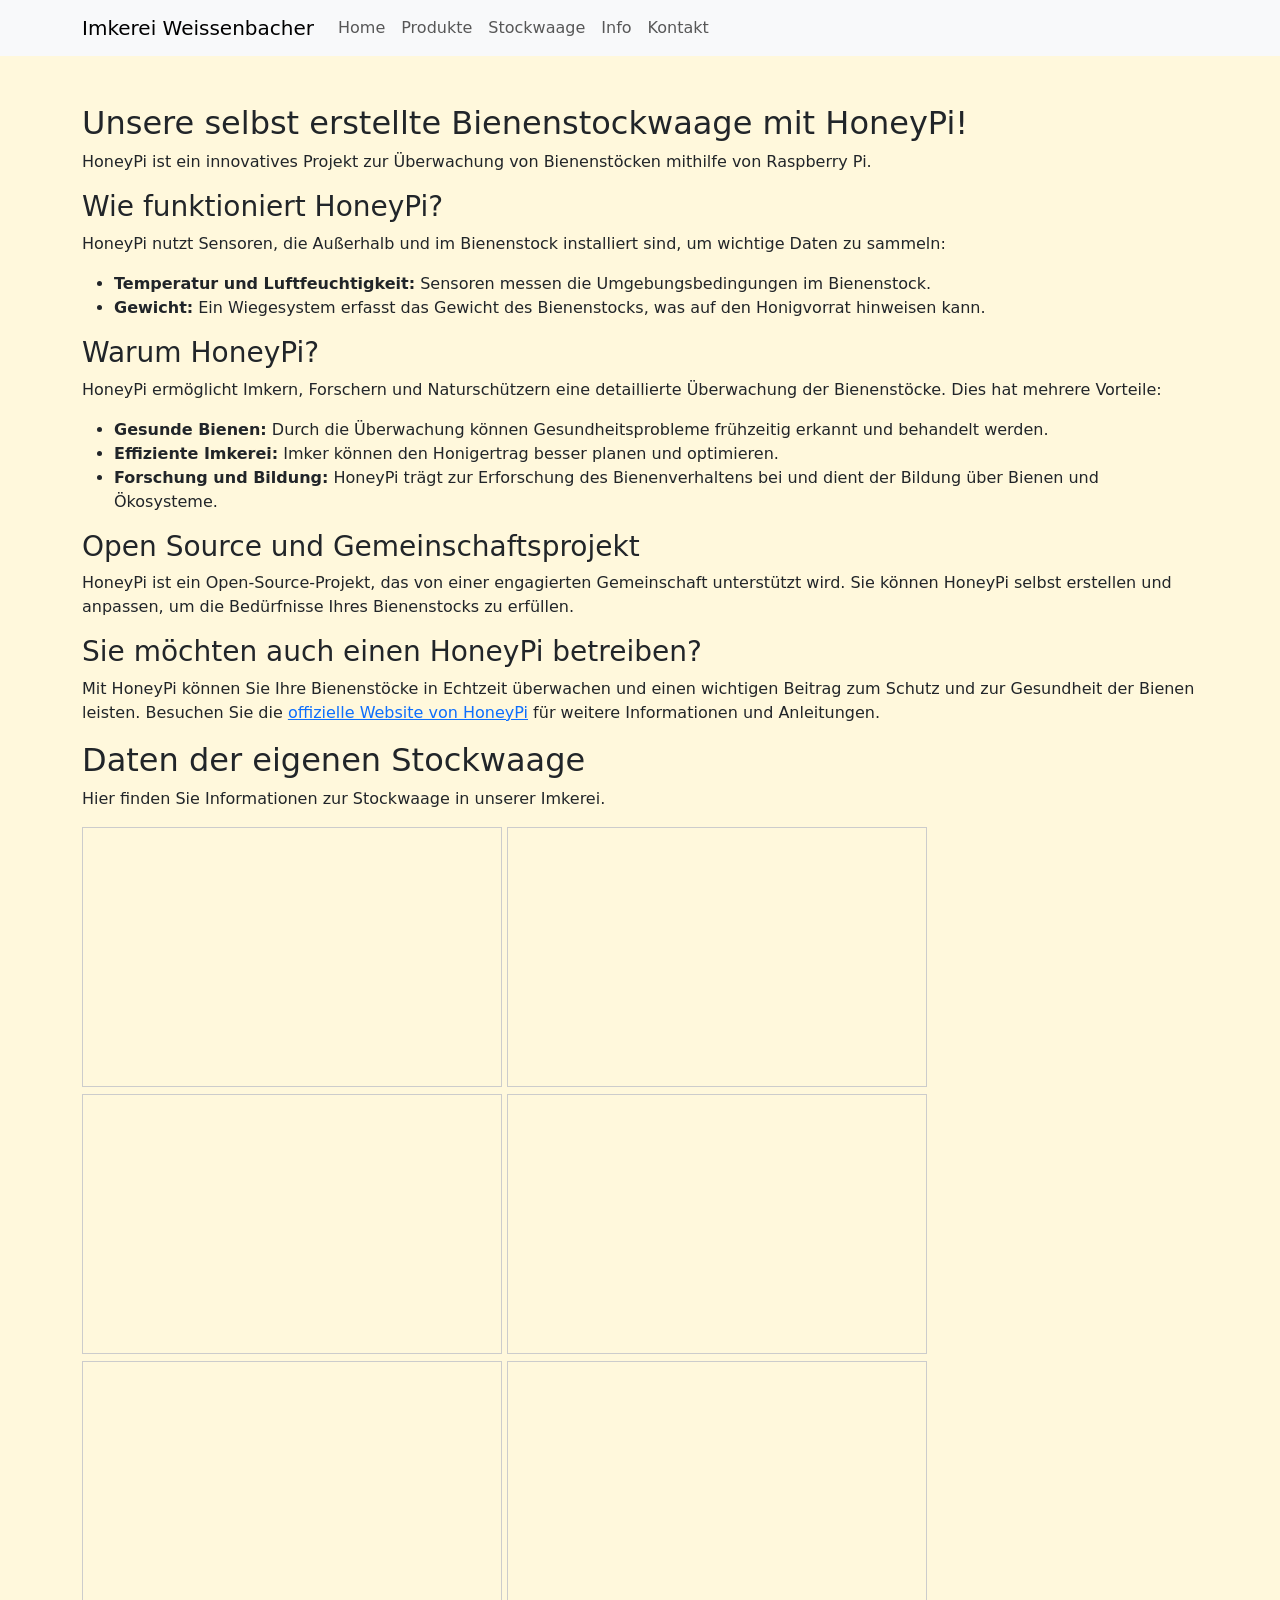
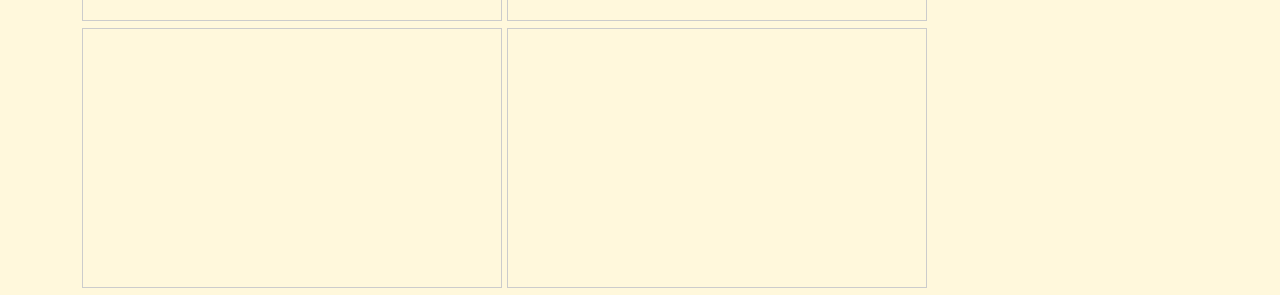
<file: stockwaage.html>
<!doctype html>
<html lang="en">
<head>
    <!-- Google tag (gtag.js) -->
    <script async src="https://www.googletagmanager.com/gtag/js?id=G-1909GHGGX8"></script>
    <script>
      window.dataLayer = window.dataLayer || [];
      function gtag(){dataLayer.push(arguments);}
      gtag('js', new Date());
    
      gtag('config', 'G-1909GHGGX8');
    </script>
    
    <meta charset="utf-8">
    <meta name="viewport" content="width=device-width, initial-scale=1">
    <title>Stockwaage - Imkerei Weissenbacher</title>
    <link href="https://cdn.jsdelivr.net/npm/bootstrap@5.3.2/dist/css/bootstrap.min.css" rel="stylesheet" integrity="sha384-T3c6CoIi6uLrA9TneNEoa7RxnatzjcDSCmG1MXxSR1GAsXEV/Dwwykc2MPK8M2HN" crossorigin="anonymous">
    <style>
        body {
            background-color: #fff8dc; /* Hellgelb */
        }
    </style>
    <link rel="icon" href="favicon-16x16.png" type="image/png">
    <link rel="shortcut icon" href="favicon-16x16.png" type="image/png">
    <link rel="apple-touch-icon" sizes="180x180" href="apple-touch-icon.png">
</head>
<body>
    <nav class="navbar navbar-expand-lg navbar-light bg-light">
        <div class="container">
            <a class="navbar-brand" href="#">Imkerei Weissenbacher</a>
            <button class="navbar-toggler" type="button" data-bs-toggle="collapse" data-bs-target="#navbarNav" aria-controls="navbarNav" aria-expanded="false" aria-label="Toggle navigation">
                <span class="navbar-toggler-icon"></span>
            </button>
            <div class="collapse navbar-collapse" id="navbarNav">
                <ul class="navbar-nav">
                    <li class="nav-item">
                        <a class="nav-link" href="index.html">Home</a>
                    </li>
                    <li class="nav-item">
                        <a class="nav-link" href="produkte.html">Produkte</a>
                    </li>
                    <li class="nav-item active">
                        <a class="nav-link" href="stockwaage.html">Stockwaage</a>
                    </li>
                    <li class="nav-item">
                        <a class="nav-link" href="info.html">Info</a>
                    </li>
                    <li class="nav-item">
                        <a class="nav-link" href="kontakt.html">Kontakt</a>
                    </li>
                </ul>
            </div>
        </div>
    </nav>
    <!DOCTYPE html>
    <div class="container mt-5">
<head>
    <meta charset="UTF-8">
    <meta name="viewport" content="width=device-width, initial-scale=1.0">
    <title>HoneyPi - Die intelligente Bienenstocküberwachung</title>
</head>
<body>
    <h2>Unsere selbst erstellte Bienenstockwaage mit HoneyPi!</h1>
    <p>HoneyPi ist ein innovatives Projekt zur Überwachung von Bienenstöcken mithilfe von Raspberry Pi.</p>

    <h3>Wie funktioniert HoneyPi?</h2>
    <p>HoneyPi nutzt Sensoren, die Außerhalb und im Bienenstock installiert sind, um wichtige Daten zu sammeln:</p>
    <ul>
        <li><strong>Temperatur und Luftfeuchtigkeit:</strong> Sensoren messen die Umgebungsbedingungen im Bienenstock.</li>
        <li><strong>Gewicht:</strong> Ein Wiegesystem erfasst das Gewicht des Bienenstocks, was auf den Honigvorrat hinweisen kann.</li>
    </ul>

    <h3>Warum HoneyPi?</h2>
    <p>HoneyPi ermöglicht Imkern, Forschern und Naturschützern eine detaillierte Überwachung der Bienenstöcke. Dies hat mehrere Vorteile:</p>
    <ul>
        <li><strong>Gesunde Bienen:</strong> Durch die Überwachung können Gesundheitsprobleme frühzeitig erkannt und behandelt werden.</li>
        <li><strong>Effiziente Imkerei:</strong> Imker können den Honigertrag besser planen und optimieren.</li>
        <li><strong>Forschung und Bildung:</strong> HoneyPi trägt zur Erforschung des Bienenverhaltens bei und dient der Bildung über Bienen und Ökosysteme.</li>
    </ul>

    <h3>Open Source und Gemeinschaftsprojekt</h2>
    <p>HoneyPi ist ein Open-Source-Projekt, das von einer engagierten Gemeinschaft unterstützt wird. Sie können HoneyPi selbst erstellen und anpassen, um die Bedürfnisse Ihres Bienenstocks zu erfüllen.</p>

    <h3>Sie möchten auch einen HoneyPi betreiben?</h2>
    <p>Mit HoneyPi können Sie Ihre Bienenstöcke in Echtzeit überwachen und einen wichtigen Beitrag zum Schutz und zur Gesundheit der Bienen leisten. Besuchen Sie die <a href="https://www.honeypi.de">offizielle Website von HoneyPi</a> für weitere Informationen und Anleitungen.</p>
</body>



        <h2>Daten der eigenen Stockwaage</h2>
        <p>Hier finden Sie Informationen zur Stockwaage in unserer Imkerei.</p>
        <iframe width="420" height="260" style="border: 1px solid #cccccc;" src="https://thingspeak.com/channels/1467780/widgets/355376"></iframe>
        <iframe width="420" height="260" style="border: 1px solid #cccccc;" src="https://thingspeak.com/apps/matlab_visualizations/421293"></iframe>
        <iframe width="420" height="260" style="border: 1px solid #cccccc;" src="https://thingspeak.com/apps/matlab_visualizations/425764"></iframe>
        <iframe width="420" height="260" style="border: 1px solid #cccccc;" src="https://thingspeak.com/apps/matlab_visualizations/426864"></iframe>
        <iframe width="420" height="260" style="border: 1px solid #cccccc;" src="https://thingspeak.com/apps/matlab_visualizations/421290"></iframe>
        <iframe width="420" height="260" style="border: 1px solid #cccccc;" src="https://thingspeak.com/apps/matlab_visualizations/425798"></iframe>
        <iframe width="420" height="260" style="border: 1px solid #cccccc;" src="https://thingspeak.com/apps/matlab_visualizations/425747"></iframe>
        <iframe width="420" height="260" style="border: 1px solid #cccccc;" src="https://thingspeak.com/apps/matlab_visualizations/425799"></iframe>
    </div>
    <script src="https://cdn.jsdelivr.net/npm/bootstrap@5.3.2/dist/js/bootstrap.bundle.min.js" integrity="sha384-C6RzsynM9kWDrMNeT87bh95OGNyZPhcTNXj1NW7RuBCsyN/o0jlpcV8Qyq46cDfL" crossorigin="anonymous"></script>


    
</body>
</html>
</file>
<file: styles.css>
:root {
  --honey: #d89418;
  --honey-light: #f4c65d;
  --forest: #254c3b;
  --forest-dark: #173328;
  --cream: #fffaf0;
  --paper: #ffffff;
  --ink: #29352f;
  --muted: #68746d;
  --line: #eadfc9;
  --radius: 22px;
  --shadow: 0 18px 50px rgba(36, 52, 43, .12);
}

* { box-sizing: border-box; }
html { scroll-behavior: smooth; }
body {
  margin: 0;
  background: var(--cream);
  color: var(--ink);
  font-family: Inter, ui-sans-serif, system-ui, -apple-system, BlinkMacSystemFont, "Segoe UI", sans-serif;
  line-height: 1.65;
}
img { display: block; max-width: 100%; }
a { color: inherit; }
.container { width: min(1120px, calc(100% - 2rem)); margin-inline: auto; }
.skip-link { position: absolute; left: -9999px; top: .5rem; z-index: 99; }
.skip-link:focus { left: .5rem; padding: .7rem 1rem; background: #fff; border-radius: 10px; }

.site-header {
  position: sticky;
  top: 0;
  z-index: 20;
  background: rgba(255, 250, 240, .94);
  border-bottom: 1px solid rgba(37, 76, 59, .1);
  backdrop-filter: blur(14px);
}
.nav { min-height: 78px; display: flex; align-items: center; justify-content: space-between; gap: 1.5rem; }
.brand { display: flex; align-items: center; gap: .75rem; text-decoration: none; font-weight: 800; color: var(--forest-dark); letter-spacing: -.02em; }
.brand img { width: 48px; height: 48px; border-radius: 50%; object-fit: cover; border: 2px solid var(--honey-light); }
.nav-links { display: flex; flex-wrap: wrap; justify-content: flex-end; gap: .2rem; margin: 0; padding: 0; list-style: none; }
.nav-links a { display: block; padding: .55rem .75rem; border-radius: 999px; color: var(--forest); font-size: .94rem; font-weight: 700; text-decoration: none; }
.nav-links a:hover, .nav-links a[aria-current="page"] { background: #f6e8c9; color: var(--forest-dark); }
.nav-toggle { display: none; width: 44px; height: 44px; border: 1px solid var(--line); border-radius: 12px; background: #fff; color: var(--forest-dark); font-size: 1.35rem; cursor: pointer; }
.hamburger-bars { display: grid; gap: 4px; }
.hamburger-bars i { display: block; width: 20px; height: 2px; border-radius: 2px; background: currentColor; transition: transform .2s ease, opacity .2s ease; }
.nav-toggle[aria-expanded="true"] .hamburger-bars i:first-child { transform: translateY(6px) rotate(45deg); }
.nav-toggle[aria-expanded="true"] .hamburger-bars i:nth-child(2) { opacity: 0; }
.nav-toggle[aria-expanded="true"] .hamburger-bars i:last-child { transform: translateY(-6px) rotate(-45deg); }
.sr-only { position: absolute; width: 1px; height: 1px; padding: 0; margin: -1px; overflow: hidden; clip: rect(0,0,0,0); white-space: nowrap; border: 0; }

.hero { position: relative; overflow: hidden; padding: clamp(4rem, 9vw, 7.5rem) 0; background: linear-gradient(120deg, var(--forest-dark), var(--forest)); color: #fff; }
.hero::after { content: ""; position: absolute; inset: 0; opacity: .16; background: radial-gradient(circle at 82% 20%, var(--honey-light) 0 3px, transparent 4px) 0 0 / 36px 36px; }
.hero-grid { position: relative; z-index: 1; display: grid; grid-template-columns: 1.1fr .9fr; align-items: center; gap: clamp(2rem, 6vw, 5rem); }
.eyebrow { margin: 0 0 .7rem; color: var(--honey-light); font-size: .82rem; font-weight: 800; letter-spacing: .15em; text-transform: uppercase; }
h1, h2, h3 { margin-top: 0; color: var(--forest-dark); line-height: 1.12; letter-spacing: -.035em; }
h1 { max-width: 780px; margin-bottom: 1.25rem; color: #fff; font-family: Georgia, serif; font-size: clamp(2.6rem, 6vw, 5rem); }
h2 { margin-bottom: 1rem; font-family: Georgia, serif; font-size: clamp(2rem, 4vw, 3.2rem); }
.hero-copy { max-width: 650px; margin-bottom: 1.8rem; color: #e8f0eb; font-size: clamp(1.05rem, 2vw, 1.25rem); }
.hero-image { aspect-ratio: 4 / 3; width: 100%; object-fit: cover; border: 8px solid rgba(255,255,255,.12); border-radius: 32px; box-shadow: 0 24px 70px rgba(0,0,0,.28); transform: rotate(2deg); }
.actions { display: flex; flex-wrap: wrap; gap: .8rem; }
.button { display: inline-flex; align-items: center; justify-content: center; min-height: 48px; padding: .7rem 1.15rem; border: 2px solid transparent; border-radius: 999px; background: var(--honey-light); color: var(--forest-dark); font-weight: 800; text-decoration: none; }
.button:hover { background: #ffd778; transform: translateY(-1px); }
.button.secondary { border-color: rgba(255,255,255,.5); background: transparent; color: #fff; }

.page-hero { padding: clamp(3.5rem, 7vw, 6rem) 0; }
.page-hero h1 { font-size: clamp(2.5rem, 5vw, 4.4rem); }
.page-hero .hero-image { aspect-ratio: 16 / 11; }
.product-grid { display: grid; grid-template-columns: repeat(4, minmax(0, 1fr)); gap: 1.2rem; }
.product-card { overflow: hidden; background: var(--paper); border: 1px solid var(--line); border-radius: var(--radius); box-shadow: var(--shadow); }
.product-card img { width: 100%; aspect-ratio: 1 / 1; object-fit: cover; }
.product-card-body { padding: 1.1rem 1.2rem 1.25rem; }
.product-card h3 { margin: 0; font-size: 1.15rem; letter-spacing: -.02em; }
.product-tag { display: inline-block; margin-bottom: .45rem; color: var(--honey); font-size: .75rem; font-weight: 800; letter-spacing: .1em; text-transform: uppercase; }
.price-wrap { overflow: hidden; background: var(--paper); border: 1px solid var(--line); border-radius: var(--radius); box-shadow: var(--shadow); }
.price-table { width: 100%; border-collapse: collapse; }
.price-table th, .price-table td { padding: 1rem 1.2rem; text-align: left; border-bottom: 1px solid var(--line); }
.price-table th { background: var(--forest); color: #fff; font-size: .82rem; letter-spacing: .08em; text-transform: uppercase; }
.price-table tbody tr:last-child td { border-bottom: 0; }
.price-table tbody tr:hover { background: #fff8e8; }
.price-table td:last-child { color: var(--forest-dark); font-weight: 800; white-space: nowrap; }
.price-note { margin-top: 1rem; color: var(--muted); font-size: .94rem; }

.section { padding: clamp(4rem, 8vw, 7rem) 0; }
.section.alt { background: #f6eddb; }
.intro { display: grid; grid-template-columns: .8fr 1.2fr; gap: clamp(2rem, 7vw, 6rem); align-items: start; }
.intro-copy { font-size: 1.08rem; }
.features { display: grid; grid-template-columns: repeat(3, 1fr); gap: 1rem; margin-top: 2.2rem; }
.feature { padding: 1.4rem; background: var(--paper); border: 1px solid var(--line); border-radius: var(--radius); box-shadow: 0 8px 25px rgba(36,52,43,.06); }
.feature strong { display: block; margin-bottom: .3rem; color: var(--forest); font-size: 1.05rem; }
.section-heading { max-width: 680px; margin-bottom: 2rem; }
.section-heading p { color: var(--muted); }
.gallery { display: grid; grid-template-columns: repeat(3, 1fr); gap: 1.2rem; }
.card { overflow: hidden; background: var(--paper); border: 1px solid var(--line); border-radius: var(--radius); box-shadow: var(--shadow); }
.card img { width: 100%; aspect-ratio: 4 / 3; object-fit: cover; }
.card-body { padding: 1.25rem; }
.card h3 { margin-bottom: .4rem; font-size: 1.22rem; letter-spacing: -.02em; }
.card p { margin: 0; color: var(--muted); }
.cta { display: flex; align-items: center; justify-content: space-between; gap: 2rem; padding: clamp(1.7rem, 5vw, 3.5rem); background: var(--forest); color: #fff; border-radius: 30px; box-shadow: var(--shadow); }
.cta h2 { margin-bottom: .55rem; color: #fff; }
.cta p { margin: 0; color: #dbe8e0; }
.site-footer { padding: 2.2rem 0; background: var(--forest-dark); color: #dbe8e0; }
.footer-row { display: flex; justify-content: space-between; gap: 1.5rem; }
.site-footer p { margin: 0; }
.site-footer a { color: #fff; }
.version { margin-top: .5rem !important; color: #aebeb4; font-size: .85rem; }

@media (max-width: 850px) {
  .nav { position: relative; min-height: 68px; padding-block: .55rem; }
  .nav-toggle { display: inline-grid; place-items: center; flex: 0 0 auto; }
  .nav-links { display: none; position: absolute; top: calc(100% + 1px); left: 0; right: 0; padding: .75rem 1rem 1rem; background: var(--cream); border-bottom: 1px solid var(--line); box-shadow: 0 14px 30px rgba(36,52,43,.12); }
  .nav-links.is-open { display: grid; }
  .nav-links a { padding: .75rem; }
  .hero-grid, .intro { grid-template-columns: 1fr; }
  .hero-image { max-width: 560px; transform: none; }
  .features, .gallery { grid-template-columns: repeat(2, 1fr); }
  .product-grid { grid-template-columns: repeat(2, minmax(0, 1fr)); }
}
@media (max-width: 560px) {
  .brand span { font-size: .95rem; }
  .hero { padding-top: 3.2rem; }
  .features, .gallery { grid-template-columns: 1fr; }
  .product-grid { grid-template-columns: 1fr 1fr; gap: .75rem; }
  .product-card-body { padding: .85rem; }
  .product-card h3 { font-size: 1rem; }
  .price-wrap { overflow: visible; background: transparent; border: 0; box-shadow: none; }
  .price-table, .price-table tbody { display: grid; gap: .8rem; }
  .price-table thead { position: absolute; width: 1px; height: 1px; overflow: hidden; clip: rect(0,0,0,0); }
  .price-table tr { display: grid; grid-template-columns: 1fr auto; padding: 1rem; background: var(--paper); border: 1px solid var(--line); border-radius: 16px; box-shadow: 0 8px 22px rgba(36,52,43,.06); }
  .price-table td { display: block; padding: 0; border: 0; }
  .price-table td:first-child { grid-column: 1 / -1; margin-bottom: .35rem; color: var(--forest-dark); font-weight: 800; }
  .price-table td:nth-child(2) { color: var(--muted); }
  .price-table td:last-child { text-align: right; }
  .cta, .footer-row { align-items: flex-start; flex-direction: column; }
}
@media (prefers-reduced-motion: reduce) { html { scroll-behavior: auto; } * { transition: none !important; } }
</file>
